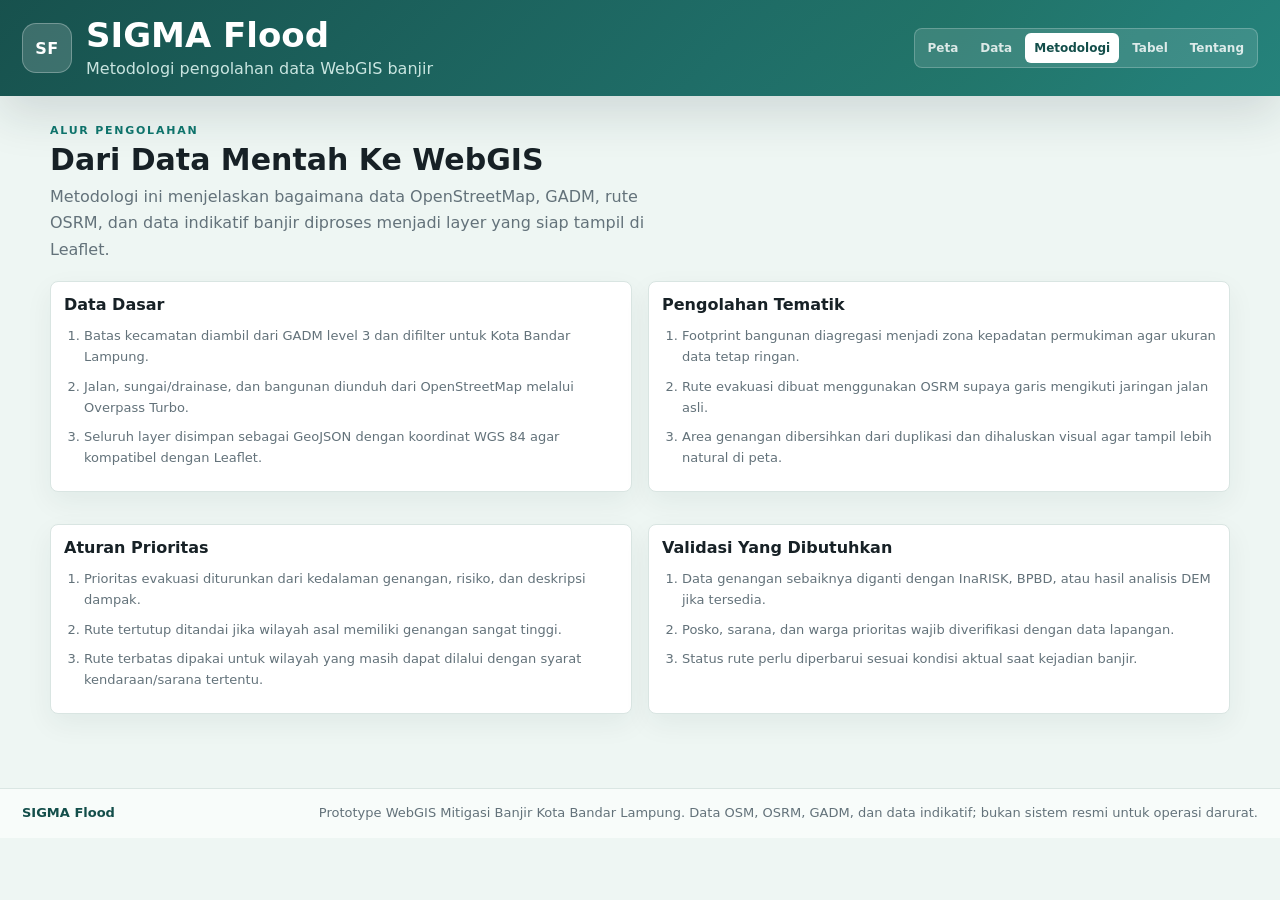
<file: metodologi.html>
<!DOCTYPE html>
<html lang="id">
<head>
  <meta charset="UTF-8" />
  <meta name="viewport" content="width=device-width, initial-scale=1.0" />
  <title>Metodologi | SIGMA Flood</title>
  <link rel="stylesheet" href="style.css" />
</head>
<body>
  <div class="app data-app">
    <header class="header">
      <div class="brand">
        <span class="brand-mark">SF</span>
        <div>
          <h1>SIGMA Flood</h1>
          <p>Metodologi pengolahan data WebGIS banjir</p>
        </div>
      </div>
      <div class="header-actions">
        <nav class="nav-links" aria-label="Navigasi utama">
          <a class="nav-link" href="index.html">Peta</a>
          <a class="nav-link" href="data.html">Data</a>
          <a class="nav-link active" href="metodologi.html">Metodologi</a>
          <a class="nav-link" href="tabel.html">Tabel</a>
          <a class="nav-link" href="tentang.html">Tentang</a>
        </nav>
      </div>
    </header>

    <main class="data-page">
      <section class="data-hero single-hero">
        <div>
          <span class="eyebrow">Alur Pengolahan</span>
          <h2>Dari Data Mentah Ke WebGIS</h2>
          <p>Metodologi ini menjelaskan bagaimana data OpenStreetMap, GADM, rute OSRM, dan data indikatif banjir diproses menjadi layer yang siap tampil di Leaflet.</p>
        </div>
      </section>

      <section class="data-grid">
        <article class="panel data-panel">
          <h3>Data Dasar</h3>
          <ol class="method-list">
            <li>Batas kecamatan diambil dari GADM level 3 dan difilter untuk Kota Bandar Lampung.</li>
            <li>Jalan, sungai/drainase, dan bangunan diunduh dari OpenStreetMap melalui Overpass Turbo.</li>
            <li>Seluruh layer disimpan sebagai GeoJSON dengan koordinat WGS 84 agar kompatibel dengan Leaflet.</li>
          </ol>
        </article>

        <article class="panel data-panel">
          <h3>Pengolahan Tematik</h3>
          <ol class="method-list">
            <li>Footprint bangunan diagregasi menjadi zona kepadatan permukiman agar ukuran data tetap ringan.</li>
            <li>Rute evakuasi dibuat menggunakan OSRM supaya garis mengikuti jaringan jalan asli.</li>
            <li>Area genangan dibersihkan dari duplikasi dan dihaluskan visual agar tampil lebih natural di peta.</li>
          </ol>
        </article>

        <article class="panel data-panel">
          <h3>Aturan Prioritas</h3>
          <ol class="method-list">
            <li>Prioritas evakuasi diturunkan dari kedalaman genangan, risiko, dan deskripsi dampak.</li>
            <li>Rute tertutup ditandai jika wilayah asal memiliki genangan sangat tinggi.</li>
            <li>Rute terbatas dipakai untuk wilayah yang masih dapat dilalui dengan syarat kendaraan/sarana tertentu.</li>
          </ol>
        </article>

        <article class="panel data-panel">
          <h3>Validasi Yang Dibutuhkan</h3>
          <ol class="method-list">
            <li>Data genangan sebaiknya diganti dengan InaRISK, BPBD, atau hasil analisis DEM jika tersedia.</li>
            <li>Posko, sarana, dan warga prioritas wajib diverifikasi dengan data lapangan.</li>
            <li>Status rute perlu diperbarui sesuai kondisi aktual saat kejadian banjir.</li>
          </ol>
        </article>
      </section>
    </main>
    <footer class="site-footer">
      <strong>SIGMA Flood</strong>
      <span>Prototype WebGIS Mitigasi Banjir Kota Bandar Lampung. Data OSM, OSRM, GADM, dan data indikatif; bukan sistem resmi untuk operasi darurat.</span>
    </footer>
  </div>
</body>
</html>
</file>
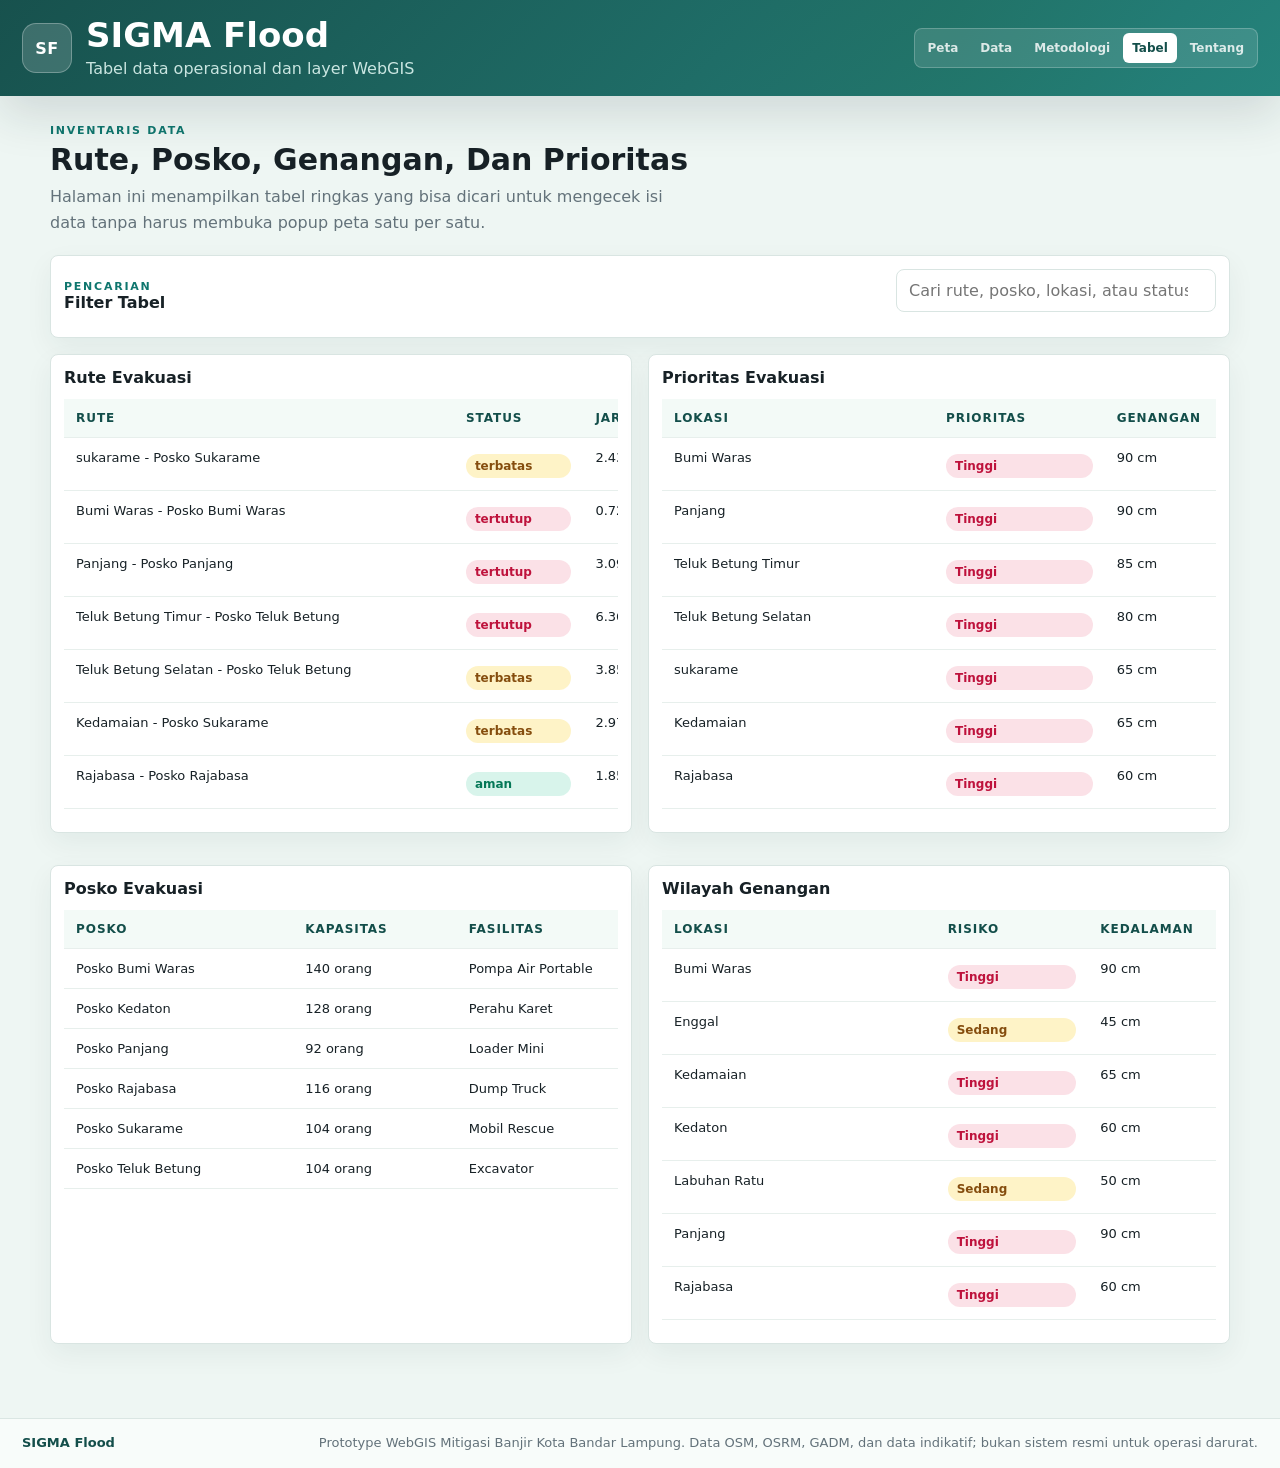
<file: tabel.html>
<!DOCTYPE html>
<html lang="id">
<head>
  <meta charset="UTF-8" />
  <meta name="viewport" content="width=device-width, initial-scale=1.0" />
  <title>Tabel Data | SIGMA Flood</title>
  <link rel="stylesheet" href="style.css" />
</head>
<body>
  <div class="app data-app">
    <header class="header">
      <div class="brand">
        <span class="brand-mark">SF</span>
        <div>
          <h1>SIGMA Flood</h1>
          <p>Tabel data operasional dan layer WebGIS</p>
        </div>
      </div>
      <div class="header-actions">
        <nav class="nav-links" aria-label="Navigasi utama">
          <a class="nav-link" href="index.html">Peta</a>
          <a class="nav-link" href="data.html">Data</a>
          <a class="nav-link" href="metodologi.html">Metodologi</a>
          <a class="nav-link active" href="tabel.html">Tabel</a>
          <a class="nav-link" href="tentang.html">Tentang</a>
        </nav>
      </div>
    </header>

    <main class="data-page">
      <section class="data-hero single-hero">
        <div>
          <span class="eyebrow">Inventaris Data</span>
          <h2>Rute, Posko, Genangan, Dan Prioritas</h2>
          <p>Halaman ini menampilkan tabel ringkas yang bisa dicari untuk mengecek isi data tanpa harus membuka popup peta satu per satu.</p>
        </div>
      </section>

      <section class="panel data-panel">
        <div class="table-heading">
          <div>
            <span class="eyebrow">Pencarian</span>
            <h3>Filter Tabel</h3>
          </div>
          <input class="table-search" id="tableSearch" type="search" placeholder="Cari rute, posko, lokasi, atau status" />
        </div>
      </section>

      <section class="data-grid">
        <article class="panel data-panel">
          <h3>Rute Evakuasi</h3>
          <div class="table-wrap compact-table">
            <table class="data-table searchable-table">
              <thead><tr><th>Rute</th><th>Status</th><th>Jarak</th></tr></thead>
              <tbody id="routeRows"></tbody>
            </table>
          </div>
        </article>

        <article class="panel data-panel">
          <h3>Prioritas Evakuasi</h3>
          <div class="table-wrap compact-table">
            <table class="data-table searchable-table">
              <thead><tr><th>Lokasi</th><th>Prioritas</th><th>Genangan</th></tr></thead>
              <tbody id="priorityRows"></tbody>
            </table>
          </div>
        </article>

        <article class="panel data-panel">
          <h3>Posko Evakuasi</h3>
          <div class="table-wrap compact-table">
            <table class="data-table searchable-table">
              <thead><tr><th>Posko</th><th>Kapasitas</th><th>Fasilitas</th></tr></thead>
              <tbody id="poskoRows"></tbody>
            </table>
          </div>
        </article>

        <article class="panel data-panel">
          <h3>Wilayah Genangan</h3>
          <div class="table-wrap compact-table">
            <table class="data-table searchable-table">
              <thead><tr><th>Lokasi</th><th>Risiko</th><th>Kedalaman</th></tr></thead>
              <tbody id="floodRows"></tbody>
            </table>
          </div>
        </article>
      </section>
    </main>
    <footer class="site-footer">
      <strong>SIGMA Flood</strong>
      <span>Prototype WebGIS Mitigasi Banjir Kota Bandar Lampung. Data OSM, OSRM, GADM, dan data indikatif; bukan sistem resmi untuk operasi darurat.</span>
    </footer>
  </div>
  <script src="table-page.js"></script>
</body>
</html>
</file>
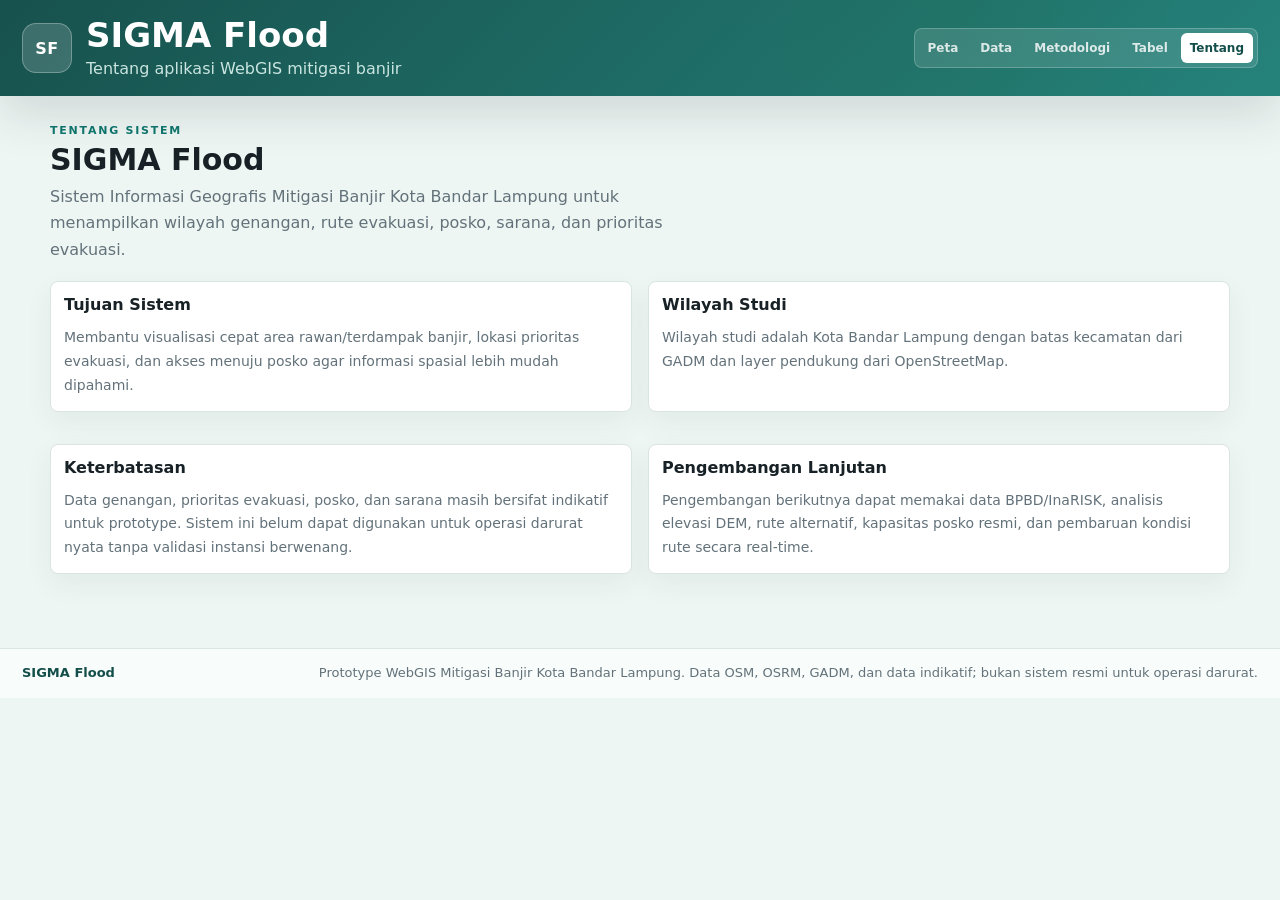
<file: tentang.html>
<!DOCTYPE html>
<html lang="id">
<head>
  <meta charset="UTF-8" />
  <meta name="viewport" content="width=device-width, initial-scale=1.0" />
  <title>Tentang | SIGMA Flood</title>
  <link rel="stylesheet" href="style.css" />
</head>
<body>
  <div class="app data-app">
    <header class="header">
      <div class="brand">
        <span class="brand-mark">SF</span>
        <div>
          <h1>SIGMA Flood</h1>
          <p>Tentang aplikasi WebGIS mitigasi banjir</p>
        </div>
      </div>
      <div class="header-actions">
        <nav class="nav-links" aria-label="Navigasi utama">
          <a class="nav-link" href="index.html">Peta</a>
          <a class="nav-link" href="data.html">Data</a>
          <a class="nav-link" href="metodologi.html">Metodologi</a>
          <a class="nav-link" href="tabel.html">Tabel</a>
          <a class="nav-link active" href="tentang.html">Tentang</a>
        </nav>
      </div>
    </header>

    <main class="data-page">
      <section class="data-hero single-hero">
        <div>
          <span class="eyebrow">Tentang Sistem</span>
          <h2>SIGMA Flood</h2>
          <p>Sistem Informasi Geografis Mitigasi Banjir Kota Bandar Lampung untuk menampilkan wilayah genangan, rute evakuasi, posko, sarana, dan prioritas evakuasi.</p>
        </div>
      </section>

      <section class="data-grid">
        <article class="panel data-panel">
          <h3>Tujuan Sistem</h3>
          <p class="page-text">Membantu visualisasi cepat area rawan/terdampak banjir, lokasi prioritas evakuasi, dan akses menuju posko agar informasi spasial lebih mudah dipahami.</p>
        </article>
        <article class="panel data-panel">
          <h3>Wilayah Studi</h3>
          <p class="page-text">Wilayah studi adalah Kota Bandar Lampung dengan batas kecamatan dari GADM dan layer pendukung dari OpenStreetMap.</p>
        </article>
        <article class="panel data-panel">
          <h3>Keterbatasan</h3>
          <p class="page-text">Data genangan, prioritas evakuasi, posko, dan sarana masih bersifat indikatif untuk prototype. Sistem ini belum dapat digunakan untuk operasi darurat nyata tanpa validasi instansi berwenang.</p>
        </article>
        <article class="panel data-panel">
          <h3>Pengembangan Lanjutan</h3>
          <p class="page-text">Pengembangan berikutnya dapat memakai data BPBD/InaRISK, analisis elevasi DEM, rute alternatif, kapasitas posko resmi, dan pembaruan kondisi rute secara real-time.</p>
        </article>
      </section>
    </main>
    <footer class="site-footer">
      <strong>SIGMA Flood</strong>
      <span>Prototype WebGIS Mitigasi Banjir Kota Bandar Lampung. Data OSM, OSRM, GADM, dan data indikatif; bukan sistem resmi untuk operasi darurat.</span>
    </footer>
  </div>
</body>
</html>
</file>
<file: style.css>
:root {
  --ink: #172126;
  --muted: #63727a;
  --panel: #ffffff;
  --panel-soft: #f5faf8;
  --line: #d9e5e2;
  --teal: #0f766e;
  --teal-dark: #134e4a;
  --blue: #118ab2;
  --orange: #f97316;
  --green: #10b981;
  --yellow: #facc15;
  --red: #e11d48;
  --shadow: 0 18px 48px rgba(21, 45, 52, .14);
}

* {
  box-sizing: border-box;
}

body {
  margin: 0;
  color: var(--ink);
  background: #eaf2ef;
  font-family: Inter, ui-sans-serif, system-ui, -apple-system, BlinkMacSystemFont, "Segoe UI", Arial, sans-serif;
}

button,
input {
  font: inherit;
}

.app {
  min-height: 100vh;
  display: flex;
  flex-direction: column;
}

.header {
  min-height: 96px;
  color: #fff;
  padding: 16px 22px;
  display: flex;
  justify-content: space-between;
  align-items: center;
  gap: 20px;
  background:
    linear-gradient(135deg, rgba(19, 78, 74, .98), rgba(15, 118, 110, .9)),
    radial-gradient(circle at 74% 22%, rgba(250, 204, 21, .36), transparent 24%);
  box-shadow: var(--shadow);
  position: relative;
  z-index: 20;
}

.brand {
  display: flex;
  align-items: center;
  gap: 14px;
  min-width: 0;
}

.brand-mark {
  width: 50px;
  height: 50px;
  border-radius: 14px;
  display: grid;
  place-items: center;
  background: rgba(255, 255, 255, .16);
  border: 1px solid rgba(255, 255, 255, .28);
  font-weight: 900;
  letter-spacing: .04em;
  flex: 0 0 auto;
}

.header h1 {
  margin: 0;
  font-size: clamp(24px, 3vw, 34px);
  line-height: 1;
}

.header p {
  margin: 7px 0 0;
  color: rgba(235, 255, 250, .84);
}

.header-actions {
  display: flex;
  align-items: center;
  gap: 10px;
  flex-wrap: wrap;
  justify-content: flex-end;
}

.nav-links {
  display: flex;
  gap: 4px;
  padding: 4px;
  border: 1px solid rgba(255, 255, 255, .22);
  border-radius: 8px;
  background: rgba(255, 255, 255, .12);
}

.nav-link {
  color: rgba(255, 255, 255, .82);
  border-radius: 6px;
  padding: 8px 9px;
  font-size: 12px;
  font-weight: 900;
  text-decoration: none;
}

.nav-link.active,
.nav-link:hover {
  color: var(--teal-dark);
  background: #fff;
}

.badge {
  background: rgba(255, 255, 255, .16);
  border: 1px solid rgba(255, 255, 255, .28);
  border-radius: 999px;
  padding: 9px 13px;
  font-weight: 800;
  white-space: nowrap;
  box-shadow: inset 0 1px 0 rgba(255, 255, 255, .16);
}

.badge.danger {
  background: #fb7185;
  border-color: transparent;
  color: #fff;
}

.layout {
  flex: 1;
  display: grid;
  grid-template-columns: minmax(270px, 310px) minmax(420px, 1fr) minmax(260px, 300px);
  height: calc(100vh - 146px);
}

.sidebar,
.summary {
  background: rgba(248, 252, 250, .94);
  padding: 16px;
  overflow-y: auto;
  border-right: 1px solid var(--line);
}

.summary {
  border-right: 0;
  border-left: 1px solid var(--line);
}

.section-heading {
  margin-bottom: 12px;
}

.section-heading span,
.eyebrow {
  color: var(--teal);
  display: block;
  font-size: 11px;
  font-weight: 900;
  letter-spacing: .16em;
  text-transform: uppercase;
}

.section-heading h2 {
  margin: 5px 0 0;
  font-size: 23px;
  line-height: 1.15;
}

.search-box {
  display: grid;
  grid-template-columns: 1fr 72px;
  gap: 9px;
  margin-bottom: 12px;
}

.search-box input {
  width: 100%;
  min-width: 0;
  border: 1px solid var(--line);
  border-radius: 12px;
  padding: 12px 13px;
  color: var(--ink);
  background: #fff;
  outline: none;
  box-shadow: 0 1px 0 rgba(255, 255, 255, .8);
}

.select-control {
  width: 100%;
  border: 1px solid var(--line);
  border-radius: 8px;
  padding: 11px 12px;
  color: var(--ink);
  background: #fff;
  outline: none;
}

.select-control:focus {
  border-color: var(--teal);
  box-shadow: 0 0 0 4px rgba(15, 118, 110, .12);
}

.search-box input:focus {
  border-color: var(--teal);
  box-shadow: 0 0 0 4px rgba(15, 118, 110, .12);
}

.search-box button,
.filter-btn {
  border: 0;
  border-radius: 12px;
  background: var(--teal-dark);
  color: white;
  padding: 10px;
  font-weight: 800;
  cursor: pointer;
  transition: transform .16s ease, box-shadow .16s ease, background .16s ease;
}

.search-box button:hover,
.filter-btn:hover {
  transform: translateY(-1px);
  box-shadow: 0 10px 22px rgba(19, 78, 74, .18);
}

.panel {
  background: var(--panel);
  border: 1px solid var(--line);
  border-radius: 8px;
  padding: 13px;
  margin-bottom: 12px;
  box-shadow: 0 10px 28px rgba(25, 47, 52, .06);
}

.panel h3 {
  margin: 0 0 12px;
  font-size: 16px;
}

.layer-toggle {
  min-height: 36px;
  display: grid;
  grid-template-columns: auto auto 1fr;
  align-items: center;
  gap: 9px;
  margin: 0;
  padding: 7px 8px;
  border-radius: 8px;
  cursor: pointer;
  background: var(--panel-soft);
}

.compact-panel h3 {
  margin-bottom: 9px;
}

.disclosure-panel {
  padding: 0;
  overflow: hidden;
}

.disclosure-panel summary {
  cursor: pointer;
  list-style: none;
  padding: 13px;
  color: var(--ink);
  font-weight: 900;
}

.disclosure-panel summary::-webkit-details-marker {
  display: none;
}

.disclosure-panel summary::after {
  content: "+";
  float: right;
  color: var(--teal);
}

.disclosure-panel[open] summary::after {
  content: "-";
}

.disclosure-panel > :not(summary) {
  margin: 0 13px 13px;
}

.disclosure-panel h4 {
  margin: 10px 13px 8px;
  color: var(--muted);
  font-size: 12px;
  letter-spacing: .08em;
  text-transform: uppercase;
}

.layer-grid {
  display: grid;
  grid-template-columns: repeat(2, minmax(0, 1fr));
  gap: 7px;
}

input[type=checkbox] {
  accent-color: var(--teal);
}

.dot,
.legend,
.stat-icon {
  width: 15px;
  height: 15px;
  border-radius: 50%;
  display: inline-block;
  flex-shrink: 0;
}

.legend {
  border-radius: 5px;
  margin-right: 8px;
}

.line {
  width: 22px;
  height: 5px;
  border-radius: 999px;
  display: inline-block;
}

.blue,
.blue-line {
  background: var(--blue);
}

.road,
.road-line {
  background: #475569;
}

.boundary,
.boundary-line {
  background: #111827;
}

.purple {
  background: #7c3aed;
}

.orange {
  background: var(--orange);
}

.green {
  background: var(--green);
}

.yellow {
  background: var(--yellow);
}

.red {
  background: var(--red);
}

.filter-grid {
  display: grid;
  grid-template-columns: repeat(2, minmax(0, 1fr));
  gap: 8px;
}

.filter-btn {
  width: 100%;
  min-height: 36px;
  padding: 8px;
  background: #e5efec;
  color: var(--ink);
}

.compact-filter {
  margin-bottom: 8px;
}

.filter-btn.active {
  background: var(--teal-dark);
  color: #fff;
}

.legend-list p {
  display: flex;
  align-items: center;
  margin: 9px 0;
  color: var(--muted);
  font-size: 14px;
}

.compact-legend {
  display: grid;
  grid-template-columns: repeat(2, minmax(0, 1fr));
  gap: 7px;
}

.compact-legend p {
  margin: 0;
}

.map-area {
  position: relative;
  min-height: 520px;
  background: #cadbd7;
}

#map {
  width: 100%;
  height: 100%;
  z-index: 1;
}

.map-status {
  position: absolute;
  top: 18px;
  left: 18px;
  right: 18px;
  z-index: 10;
  display: flex;
  align-items: center;
  justify-content: space-between;
  gap: 14px;
  padding: 13px 15px;
  border-radius: 8px;
  background: rgba(255, 255, 255, .92);
  border: 1px solid rgba(217, 229, 226, .9);
  box-shadow: var(--shadow);
  pointer-events: none;
}

.map-status strong {
  display: block;
  margin-top: 3px;
  font-size: 15px;
}

.live-dot {
  display: inline-flex;
  align-items: center;
  gap: 8px;
  color: var(--teal-dark);
  font-size: 12px;
  font-weight: 900;
  white-space: nowrap;
}

.live-dot::before {
  content: "";
  width: 9px;
  height: 9px;
  border-radius: 50%;
  background: var(--green);
  box-shadow: 0 0 0 5px rgba(16, 185, 129, .16);
}

.stat-card {
  background: var(--panel);
  border: 1px solid var(--line);
  border-radius: 8px;
  padding: 11px;
  display: flex;
  align-items: center;
  gap: 13px;
  margin-bottom: 12px;
  box-shadow: 0 10px 28px rgba(25, 47, 52, .06);
}

.summary {
  display: grid;
  align-content: start;
  grid-template-columns: 1fr;
  gap: 10px;
}

.summary-stats {
  display: grid;
  grid-template-columns: repeat(2, minmax(0, 1fr));
  gap: 8px;
}

.summary .section-heading,
.summary .panel {
  margin-bottom: 0;
}

.summary .stat-card {
  margin-bottom: 0;
}

.stat-card .stat-icon {
  width: 34px;
  height: 34px;
  border-radius: 10px;
  box-shadow: inset 0 -10px 18px rgba(0, 0, 0, .08);
}

.stat-card strong {
  display: block;
  font-size: 24px;
  line-height: 1;
}

.stat-card p {
  margin: 4px 0 0;
  color: var(--muted);
  font-size: 13px;
}

.priority-item {
  background: #fff7f7;
  border: 1px solid #ffe0e5;
  border-left: 5px solid var(--red);
  border-radius: 8px;
  padding: 9px;
  margin: 7px 0;
  color: #4a2229;
  font-size: 13px;
  line-height: 1.45;
}

.summary-disclosure #priorityList {
  max-height: 330px;
  overflow: auto;
  padding-right: 3px;
}

.priority-item strong {
  display: block;
  margin-bottom: 4px;
  color: var(--ink);
}

.small-text {
  margin: 0;
  font-size: 13px;
  line-height: 1.6;
  color: var(--muted);
}

.analysis-list p,
.source-panel p {
  margin: 0 0 10px;
  color: var(--muted);
  font-size: 13px;
  line-height: 1.55;
}

.analysis-list p:last-child,
.source-panel p:last-child {
  margin-bottom: 0;
}

.data-app {
  background: #eef6f3;
}

.data-page {
  width: min(1180px, calc(100% - 32px));
  margin: 0 auto;
  padding: 28px 0 42px;
}

.data-hero {
  display: grid;
  grid-template-columns: minmax(260px, 1fr) minmax(360px, 540px);
  gap: 22px;
  align-items: start;
  margin-bottom: 18px;
}

.single-hero {
  grid-template-columns: 1fr;
}

.page-text {
  margin: 0;
  color: var(--muted);
  font-size: 14px;
  line-height: 1.7;
}

.data-hero h2 {
  margin: 6px 0 8px;
  font-size: 30px;
  line-height: 1.1;
}

.data-hero p {
  max-width: 620px;
  margin: 0;
  color: var(--muted);
  line-height: 1.65;
}

.data-kpi-grid {
  display: grid;
  grid-template-columns: repeat(3, minmax(0, 1fr));
  gap: 10px;
}

.data-kpi {
  min-height: 92px;
  padding: 15px;
  border: 1px solid var(--line);
  border-radius: 8px;
  background: #fff;
  box-shadow: 0 10px 28px rgba(25, 47, 52, .06);
}

.data-kpi strong {
  display: block;
  font-size: 28px;
  line-height: 1;
}

.data-kpi span {
  display: block;
  margin-top: 7px;
  color: var(--muted);
  font-size: 13px;
}

.data-grid {
  display: grid;
  grid-template-columns: repeat(2, minmax(0, 1fr));
  gap: 16px;
  margin-bottom: 16px;
}

.data-panel {
  margin-bottom: 16px;
}

.source-table {
  display: grid;
  gap: 10px;
}

.source-table div {
  display: grid;
  gap: 4px;
  padding-bottom: 10px;
  border-bottom: 1px solid #edf3f1;
}

.source-table div:last-child {
  padding-bottom: 0;
  border-bottom: 0;
}

.source-table span,
.method-list,
.caveat-panel p {
  color: var(--muted);
  font-size: 13px;
  line-height: 1.6;
}

.method-list {
  margin: 0;
  padding-left: 20px;
}

.method-list li {
  margin-bottom: 9px;
}

.table-heading {
  display: flex;
  align-items: end;
  justify-content: space-between;
  gap: 16px;
  margin-bottom: 12px;
}

.table-heading h3 {
  margin-bottom: 0;
}

.table-search {
  width: min(320px, 100%);
  border: 1px solid var(--line);
  border-radius: 8px;
  padding: 11px 12px;
  outline: none;
}

.table-wrap {
  overflow-x: auto;
}

.compact-table {
  max-height: 420px;
  overflow: auto;
}

.data-table {
  width: 100%;
  min-width: 620px;
  border-collapse: collapse;
  font-size: 13px;
}

.data-table th,
.data-table td {
  padding: 12px;
  border-bottom: 1px solid #e7efec;
  text-align: left;
  vertical-align: top;
}

.data-table th {
  color: var(--teal-dark);
  background: #f3faf7;
  font-size: 12px;
  letter-spacing: .08em;
  text-transform: uppercase;
}

.data-table td span {
  display: block;
  margin-top: 4px;
  color: var(--muted);
}

.status-pill {
  display: inline-block;
  margin: 0;
  border-radius: 999px;
  padding: 5px 9px;
  background: #e5efec;
  color: var(--ink);
  font-size: 12px;
  font-weight: 900;
}

.status-pill.ok,
.status-pill.aman,
.status-pill.rendah {
  background: rgba(16, 185, 129, .16);
  color: #047857;
}

.status-pill.warn,
.status-pill.terbatas,
.status-pill.sedang {
  background: rgba(250, 204, 21, .24);
  color: #854d0e;
}

.status-pill.alert,
.status-pill.tertutup,
.status-pill.tinggi {
  background: rgba(225, 29, 72, .13);
  color: #be123c;
}

.site-footer {
  min-height: 50px;
  display: flex;
  align-items: center;
  justify-content: space-between;
  gap: 18px;
  padding: 12px 22px;
  border-top: 1px solid rgba(217, 229, 226, .95);
  background: #f8fcfa;
  color: var(--muted);
  font-size: 13px;
  line-height: 1.45;
}

.site-footer strong {
  color: var(--teal-dark);
  white-space: nowrap;
}

.leaflet-popup-content-wrapper {
  border-radius: 8px;
  box-shadow: 0 18px 42px rgba(23, 33, 38, .18);
}

.leaflet-popup-content {
  font-size: 13px;
  line-height: 1.55;
}

.popup-title {
  font-weight: 900;
  font-size: 15px;
  color: var(--teal-dark);
}

.popup-badge {
  display: inline-block;
  margin-top: 7px;
  padding: 4px 8px;
  border-radius: 999px;
  color: white;
  font-size: 11px;
  font-weight: 900;
}

.popup-badge.red {
  background: var(--red);
}

.popup-badge.green {
  background: var(--green);
  color: #073b2c;
}

.popup-badge.yellow {
  background: var(--yellow);
  color: #453a03;
}

@media (max-width: 1180px) {
  .layout {
    grid-template-columns: 300px minmax(420px, 1fr);
    height: auto;
  }

  .summary {
    grid-column: 1 / -1;
    display: grid;
    grid-template-columns: repeat(3, minmax(0, 1fr));
    gap: 14px;
    border-left: 0;
    border-top: 1px solid var(--line);
  }

  .summary .section-heading,
  .summary .panel {
    grid-column: 1 / -1;
  }

  .stat-card {
    margin-bottom: 0;
  }

  .map-area {
    height: 660px;
  }
}

@media (max-width: 820px) {
  .header {
    align-items: flex-start;
    flex-direction: column;
    padding: 18px;
  }

  .header-actions {
    justify-content: flex-start;
  }

  .nav-links {
    max-width: 100%;
    overflow-x: auto;
  }

  .data-hero,
  .data-grid {
    grid-template-columns: 1fr;
  }

  .data-kpi-grid {
    grid-template-columns: repeat(2, minmax(0, 1fr));
  }

  .table-heading {
    align-items: stretch;
    flex-direction: column;
  }

  .layout {
    grid-template-columns: 1fr;
  }

  .sidebar,
  .summary {
    border: 0;
  }

  .summary {
    display: block;
  }

  .stat-card {
    margin-bottom: 12px;
  }

  .map-area {
    height: 620px;
    order: -1;
  }

  .map-status {
    align-items: flex-start;
    flex-direction: column;
  }
}

@media (max-width: 520px) {
  .brand {
    align-items: flex-start;
  }

  .brand-mark {
    width: 46px;
    height: 46px;
    border-radius: 12px;
  }

  .search-box,
  .filter-grid {
    grid-template-columns: 1fr;
  }

  .map-area {
    height: 560px;
  }

  .site-footer {
    align-items: flex-start;
    flex-direction: column;
  }

  .data-kpi-grid {
    grid-template-columns: 1fr;
  }
}
</file>
